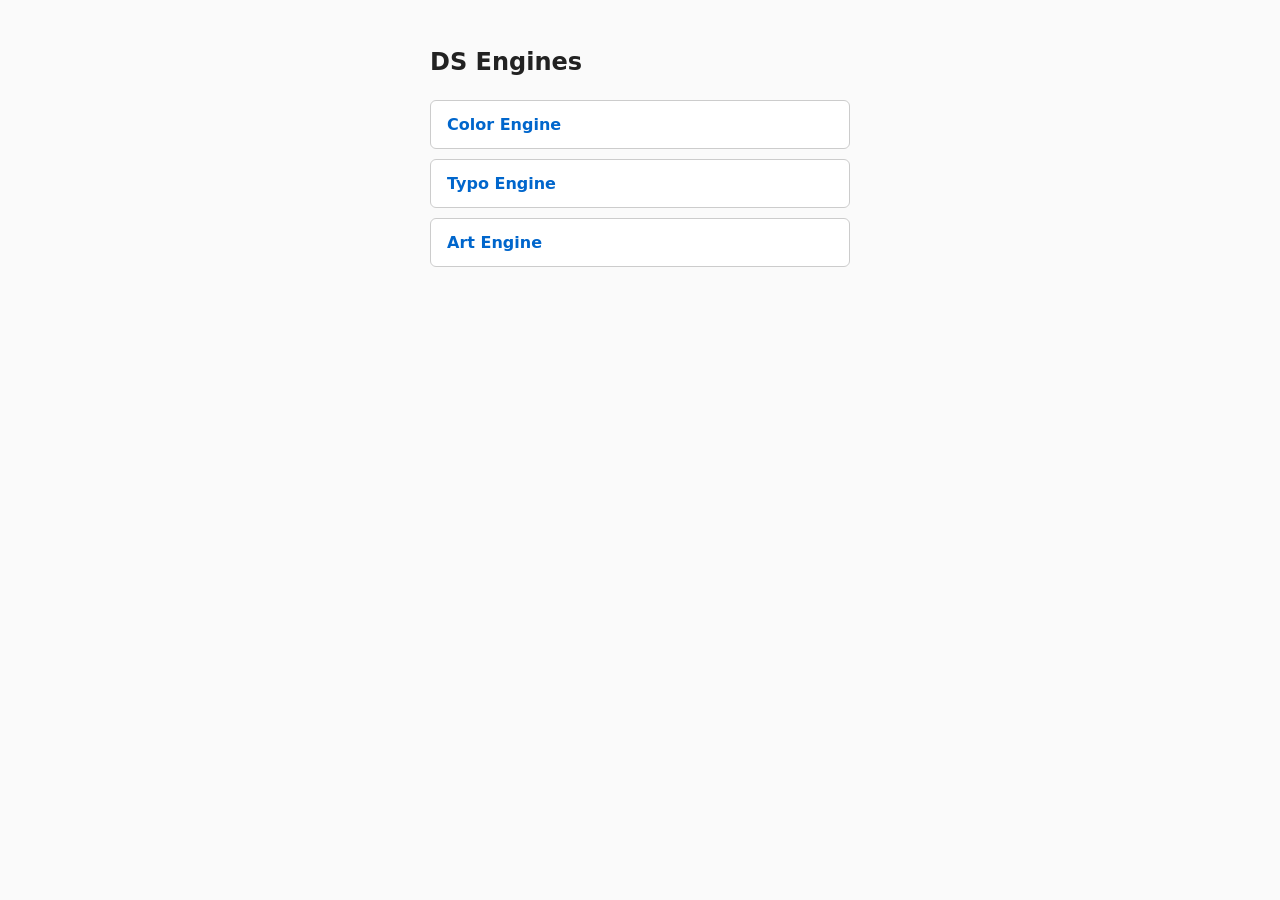
<file: index.html>
<!DOCTYPE html>
<html lang="cs">
  <head>
    <meta charset="UTF-8" />
    <meta name="viewport" content="width=device-width, initial-scale=1.0" />
    <title>DS Engines</title>
    <style>
      body {
        margin: 0;
        font-family: system-ui, sans-serif;
        padding: 48px 24px;
        background: #fafafa;
        color: #222;
      }
      main {
        max-width: 420px;
        margin: 0 auto;
      }
      h1 {
        font-size: 1.5rem;
        font-weight: 600;
        margin: 0 0 24px;
      }
      ul {
        list-style: none;
        padding: 0;
        margin: 0;
        display: grid;
        gap: 10px;
      }
      a {
        display: block;
        padding: 14px 16px;
        border: 1px solid #ccc;
        border-radius: 6px;
        background: #fff;
        color: #0066cc;
        text-decoration: none;
        font-weight: 600;
      }
      a:hover {
        border-color: #0066cc;
        background: #f5f9ff;
      }
    </style>
  </head>
  <body>
    <main>
      <h1>DS Engines</h1>
      <ul>
        <li><a href="color-engine/app/">Color Engine</a></li>
        <li><a href="typo-engine/app/">Typo Engine</a></li>
        <li><a href="art-engine/app/">Art Engine</a></li>
      </ul>
    </main>
  </body>
</html>
</file>
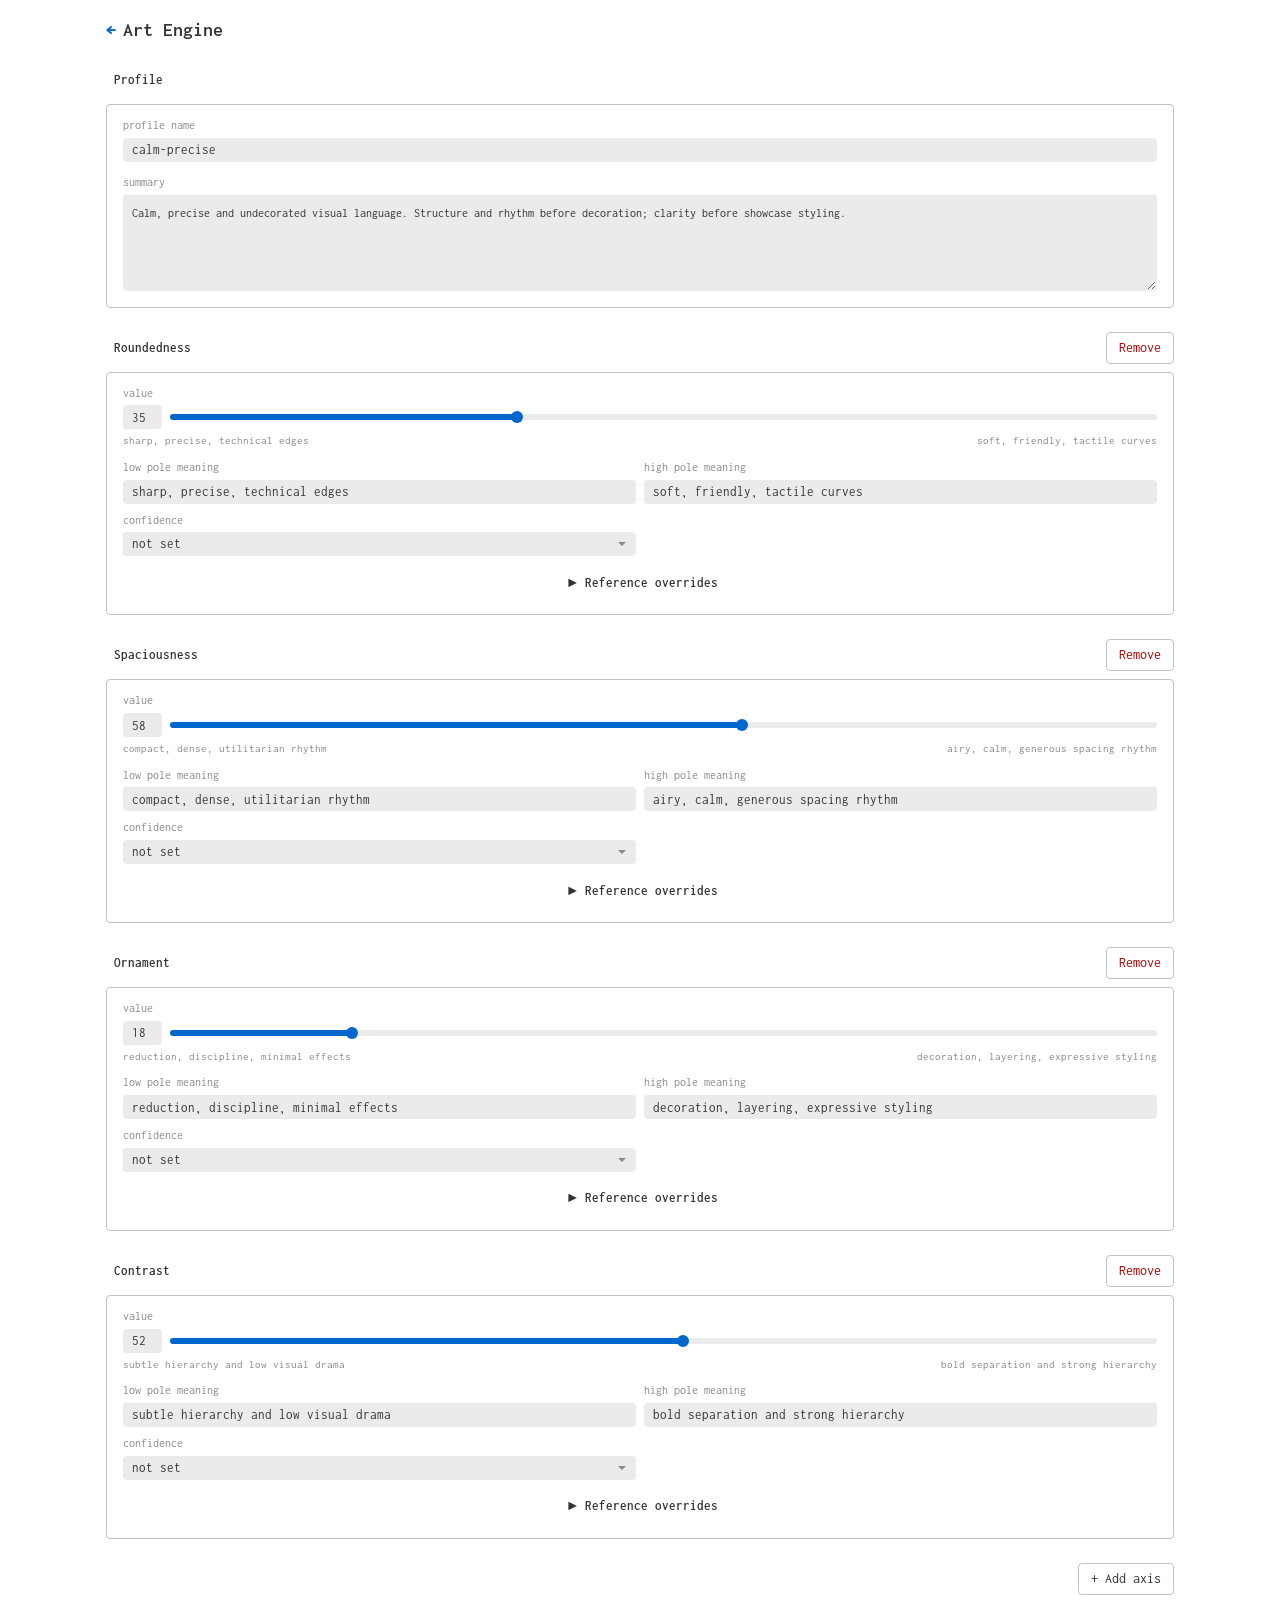
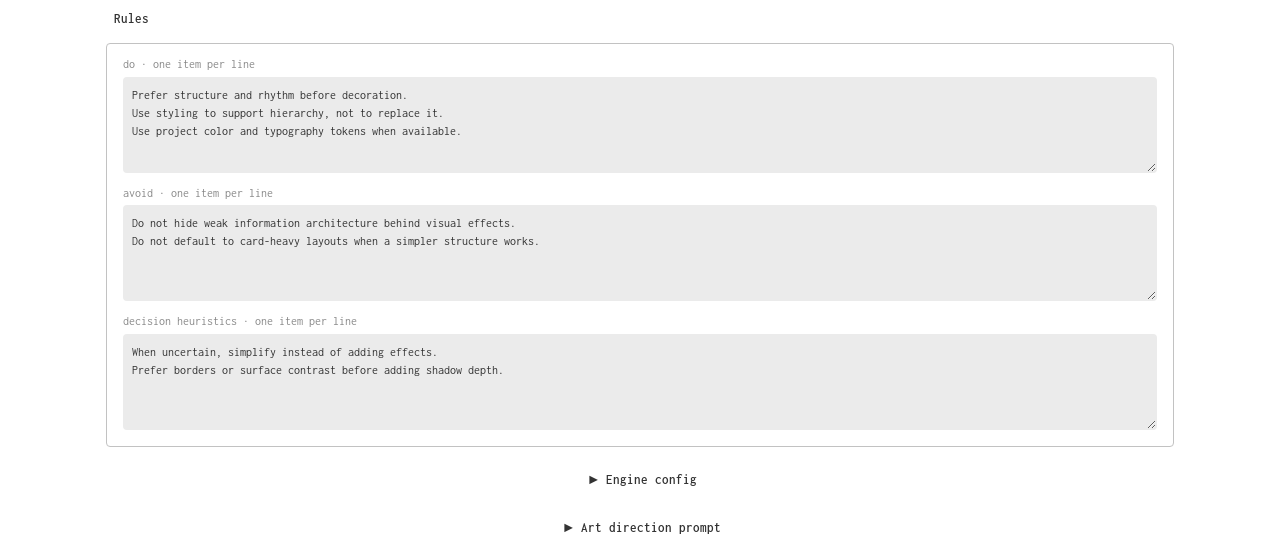
<file: art-engine/app/index.html>
<!DOCTYPE html>
<html lang="cs">
  <head>
    <meta charset="UTF-8" />
    <meta name="viewport" content="width=device-width, initial-scale=1.0" />
    <title>Art Engine</title>
    <link rel="preconnect" href="https://fonts.googleapis.com" />
    <link rel="preconnect" href="https://fonts.gstatic.com" crossorigin />
    <link
      href="https://fonts.googleapis.com/css2?family=Inconsolata:wght@400;500;600;700&display=swap"
      rel="stylesheet"
    />
    <link rel="stylesheet" href="engine-ui.css" />
  </head>
  <body>
    <div class="app" id="app"></div>
    <script type="module" src="app.js"></script>
  </body>
</html>
</file>
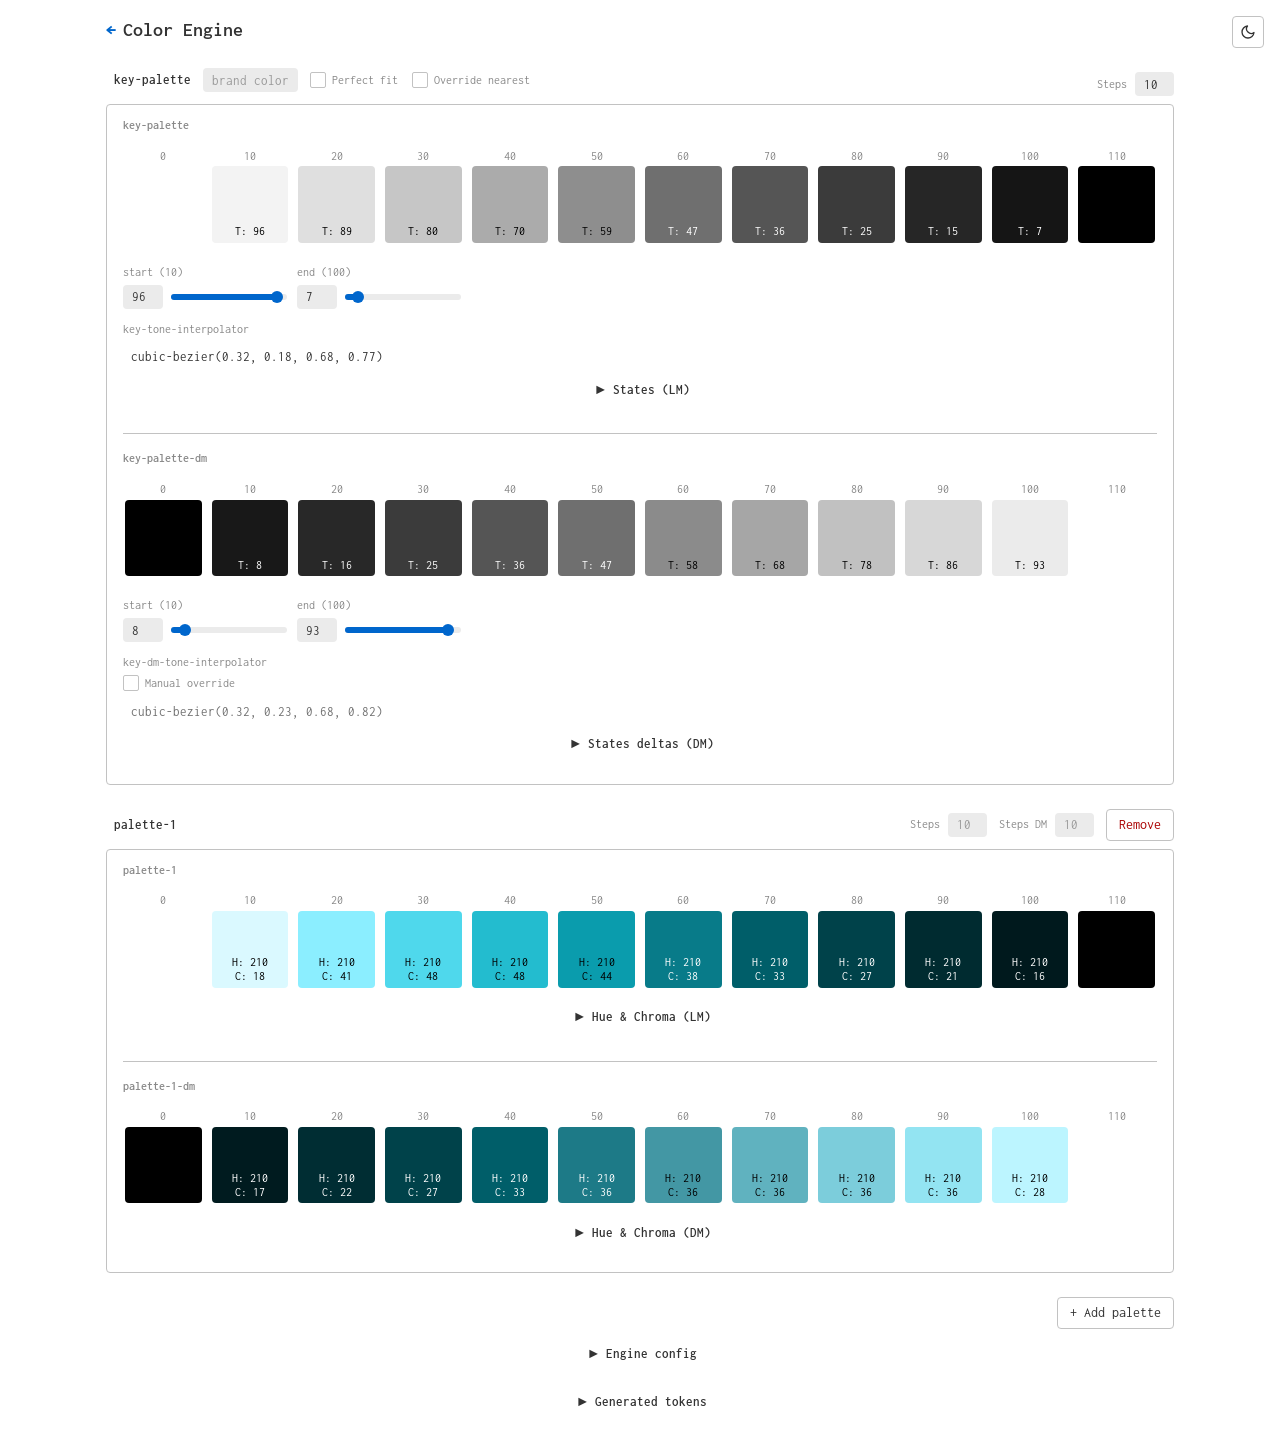
<file: color-engine/app/index.html>
<!DOCTYPE html>
<html lang="cs">
  <head>
    <meta charset="UTF-8" />
    <meta name="viewport" content="width=device-width, initial-scale=1.0" />
    <title>Color Engine</title>
    <link rel="preconnect" href="https://fonts.googleapis.com" />
    <link rel="preconnect" href="https://fonts.gstatic.com" crossorigin />
    <link
      href="https://fonts.googleapis.com/css2?family=Inconsolata:wght@400;500;600;700&display=swap"
      rel="stylesheet"
    />
    <link rel="stylesheet" href="engine-ui.css" />
  </head>
  <body>
    <div class="app" id="app"></div>
    <script type="module" src="app.js"></script>
  </body>
</html>
</file>
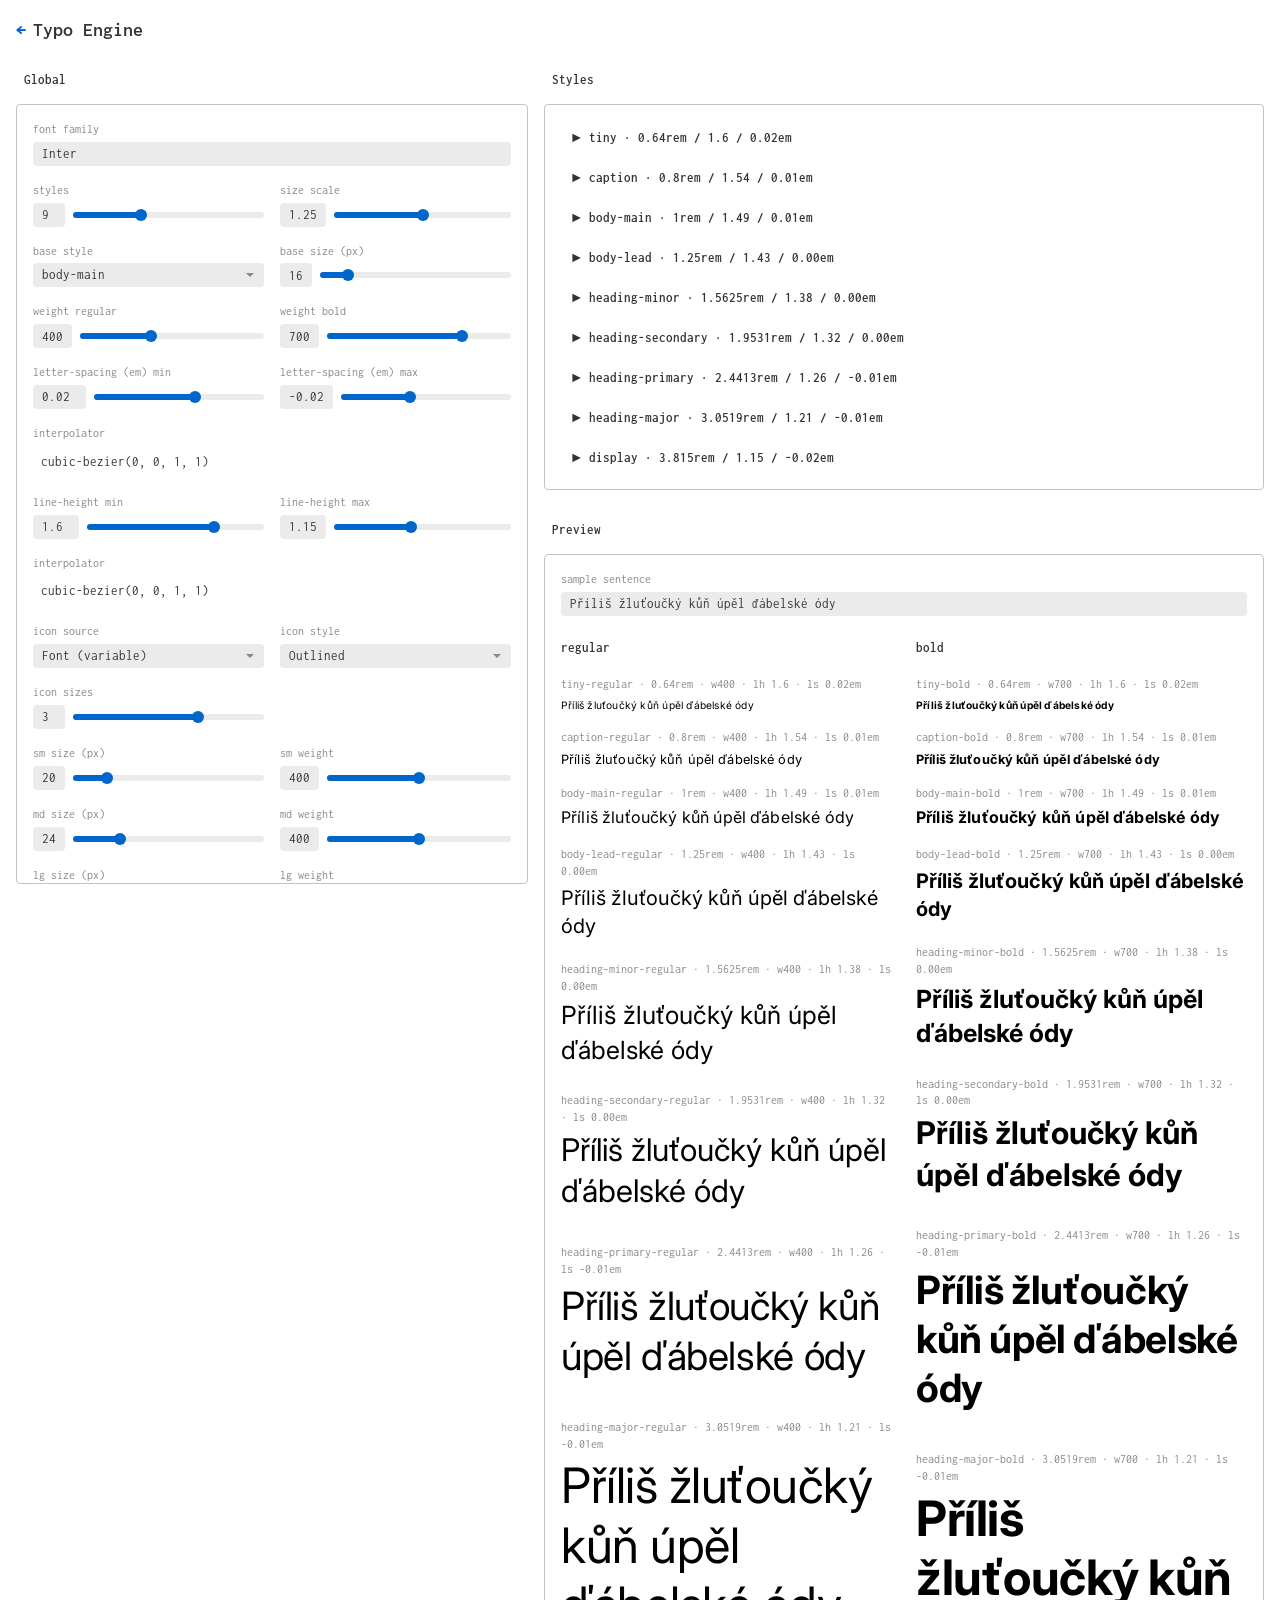
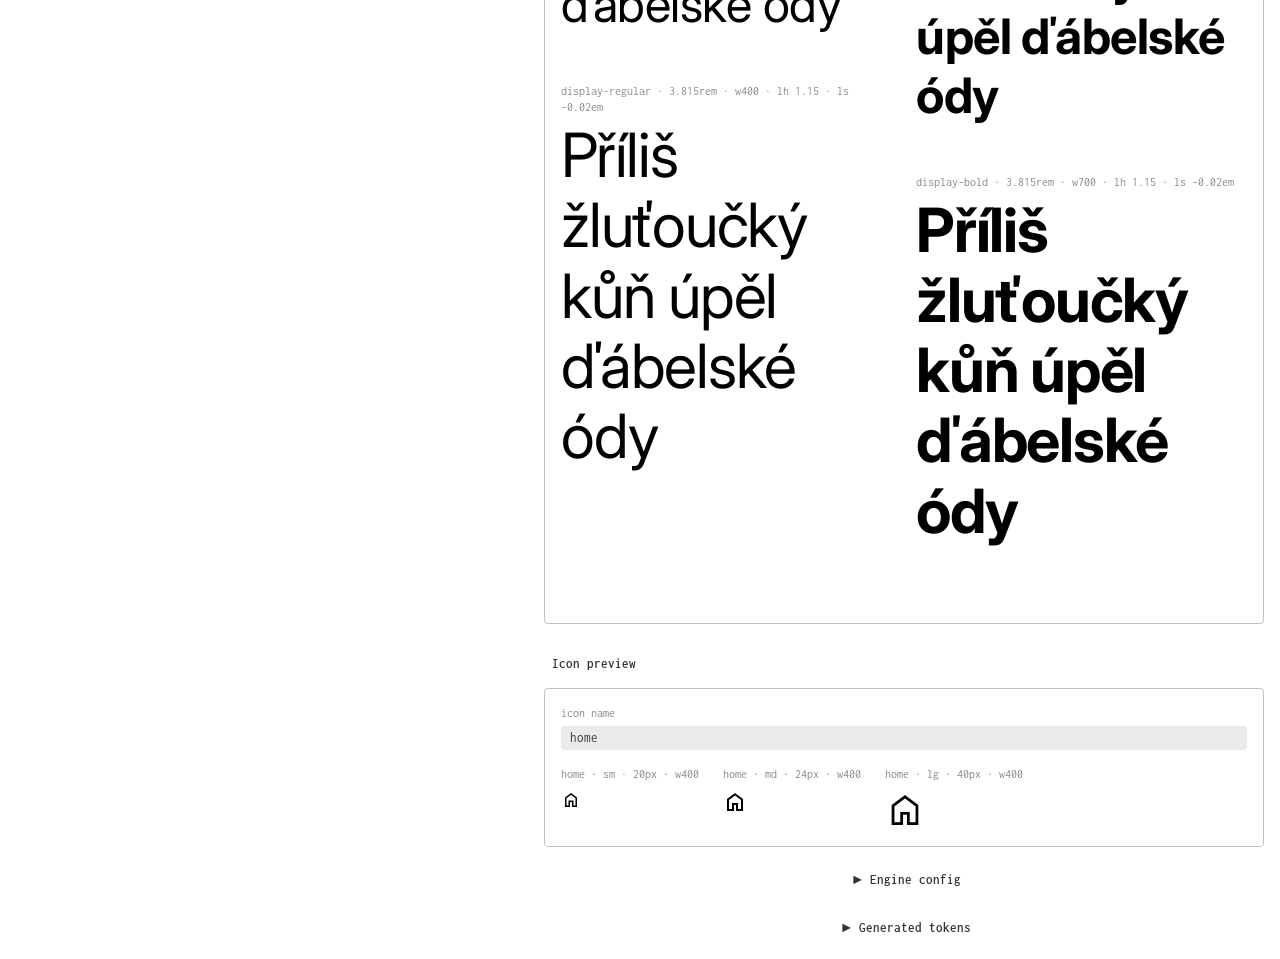
<file: typo-engine/app/index.html>
<!DOCTYPE html>
<html lang="cs">
  <head>
    <meta charset="UTF-8" />
    <meta name="viewport" content="width=device-width, initial-scale=1.0" />
    <title>Typo Engine</title>
    <link rel="preconnect" href="https://fonts.googleapis.com" />
    <link rel="preconnect" href="https://fonts.gstatic.com" crossorigin />
    <link
      href="https://fonts.googleapis.com/css2?family=Inconsolata:wght@400;500;600;700&display=swap"
      rel="stylesheet"
    />
    <link id="typo-font-link" rel="stylesheet" href="" />
    <link id="typo-icon-font-link" rel="stylesheet" href="" />
    <link rel="stylesheet" href="engine-ui.css" />
  </head>
  <body>
    <div class="app" id="app"></div>
    <script type="module" src="app.js"></script>
  </body>
</html>
</file>
<file: art-engine/app/engine-ui.css>
*,
*::before,
*::after {
  box-sizing: border-box;
}

:root {
  /* Match color-engine light chrome */
  --ui-fg: #333333;
  --ui-fg-muted: #898989;
  --ui-border: #c2c2c2;
  --ui-disabled-fg: #999999;
  --ui-hover-bg: #e7e7e7;
  --ui-raised-bg: #efefef;
  --ui-control-bg: #ebebeb;
  --ui-control-border-hover: #9d9d9d;
  --ui-control-h: 24px;
  --ui-control-px: 8px;
  --ui-input-bg-invalid: #f5e0e0;
  --ui-accent: #0066cc;
  --ui-danger: #aa0000;
  --ui-surface-bg: #ffffff;
  --ui-font: 'Inconsolata', ui-monospace, monospace;
  --ui-select-arrow: url("data:image/svg+xml,%3Csvg xmlns='http://www.w3.org/2000/svg' width='10' height='6' viewBox='0 0 10 6'%3E%3Cpath fill='%23898989' stroke='none' d='M1 1l4 4 4-4'/%3E%3C/svg%3E");
  --ui-select-arrow-disabled: url("data:image/svg+xml,%3Csvg xmlns='http://www.w3.org/2000/svg' width='10' height='6' viewBox='0 0 10 6'%3E%3Cpath fill='%23999999' stroke='none' d='M1 1l4 4 4-4'/%3E%3C/svg%3E");
}

body {
  margin: 0;
  font-family: var(--ui-font);
  font-size: 14px;
  line-height: 1.4;
  color: var(--ui-fg);
  background: var(--ui-surface-bg);
}

.app {
  max-width: 1100px;
  margin: 0 auto;
  padding: 16px;
  --stack-gap: 16px;
}

header {
  margin-bottom: 20px;
}

header h1 {
  margin: 0;
  font-size: 1.25rem;
  font-weight: 600;
  color: var(--ui-fg);
}

.app-title-back {
  margin-right: 0.35em;
  color: var(--ui-accent);
  text-decoration: none;
  font-weight: 600;
}

.app-title-back:hover {
  text-decoration: none;
}

fieldset {
  margin: 0;
  padding: 12px 16px 16px;
  border: 1px solid var(--ui-border);
  border-radius: 4px;
  background: var(--ui-surface-bg);
  color: var(--ui-fg);
}

.palette-fieldset-wrap:not(.palette-add-wrap) + .palette-fieldset-wrap:not(.palette-add-wrap) {
  margin-top: 24px;
}

.palette-fieldset-header {
  display: flex;
  align-items: flex-end;
  justify-content: space-between;
  gap: 12px;
  margin-bottom: 8px;
  padding: 0;
}

.palette-fieldset-title {
  flex: 1;
  min-width: 0;
  margin: 0;
}

.palette-fieldset-wrap fieldset {
  margin-bottom: 0;
}

.axis-fieldset {
  display: grid;
  gap: 10px;
}

.controls {
  display: grid;
  gap: 12px;
}

.control-group {
  display: flex;
  flex-direction: column;
  gap: 4px;
  min-width: 0;
}

.control-group label {
  font-size: 12px;
  color: var(--ui-fg-muted);
}

.ui-control {
  height: var(--ui-control-h);
  min-height: var(--ui-control-h);
  max-height: var(--ui-control-h);
  margin: 0;
  padding: 0 var(--ui-control-px);
  border: 1px solid transparent;
  border-radius: 4px;
  box-sizing: border-box;
  font-family: var(--ui-font);
  font-size: 13px;
  font-weight: 400;
  font-style: normal;
  line-height: calc(var(--ui-control-h) - 2px);
  color: var(--ui-fg);
  background-color: var(--ui-control-bg);
  vertical-align: middle;
}

.ui-control:hover {
  border-color: var(--ui-control-border-hover);
}

.ui-control:focus,
.ui-control:active {
  outline: none;
  border-color: var(--ui-accent);
}

.ui-control--block {
  width: 100%;
}

.ui-control--hug {
  width: calc(var(--hug-ch, 3) * 1ch + 2 * var(--ui-control-px) + 2px);
  min-width: calc(var(--hug-ch, 3) * 1ch + 2 * var(--ui-control-px) + 2px);
  flex: 0 0 auto;
}

.ui-control--select {
  width: 100%;
  padding-right: 24px;
  appearance: none;
  background-image: var(--ui-select-arrow);
  background-repeat: no-repeat;
  background-position: right 8px center;
  background-size: 10px 6px;
}

.ui-control--multiline {
  width: 100%;
  height: auto;
  min-height: 96px;
  max-height: none;
  padding: 8px;
  font-size: 12px;
  line-height: 1.5;
  resize: vertical;
}

button {
  font-family: var(--ui-font);
  font-size: 13px;
  height: var(--ui-control-h);
  min-height: var(--ui-control-h);
  padding: 0 var(--ui-control-px);
  border: 1px solid transparent;
  border-radius: 4px;
  background-color: var(--ui-control-bg);
  color: var(--ui-fg);
  cursor: pointer;
  box-sizing: border-box;
  line-height: 1;
}

button:hover {
  border-color: var(--ui-control-border-hover);
}

button:focus,
button:active {
  outline: none;
  border-color: var(--ui-accent);
}

button.danger {
  color: var(--ui-danger);
}

.palette-header-action {
  display: inline-flex;
  align-items: center;
  justify-content: center;
  white-space: nowrap;
  flex-shrink: 0;
  margin: 0;
}

.custom-palette-remove {
  flex-shrink: 0;
  margin: 0;
}

.palette-header-actions {
  display: inline-flex;
  align-items: center;
  gap: 12px;
  flex-shrink: 0;
}

.palette-add-wrap {
  margin-top: 24px;
  margin-bottom: 8px;
}

.palette-add-wrap .palette-fieldset-header {
  margin-bottom: 0;
}

button.ui-btn {
  display: inline-flex;
  align-items: center;
  justify-content: center;
  height: 32px;
  min-height: 32px;
  max-height: none;
  padding: 0 12px;
  border: 1px solid var(--ui-border);
  border-radius: 4px;
  background: var(--ui-surface-bg);
  background-color: var(--ui-surface-bg);
  font-family: var(--ui-font);
  font-size: 14px;
  font-weight: 400;
  line-height: 1;
  color: var(--ui-fg);
  cursor: pointer;
  white-space: nowrap;
  box-sizing: border-box;
}

button.ui-btn:hover {
  background: var(--ui-hover-bg);
  border-color: var(--ui-border);
  color: var(--ui-fg);
}

button.ui-btn:focus,
button.ui-btn:active {
  outline: none;
  background: var(--ui-hover-bg);
  border-color: var(--ui-border);
  color: var(--ui-fg);
}

button.ui-btn.danger {
  color: var(--ui-danger);
}

button.ui-btn.danger:hover,
button.ui-btn.danger:focus,
button.ui-btn.danger:active {
  color: var(--ui-danger);
}

.ui-ghost {
  box-sizing: border-box;
  margin: 0;
  height: 32px;
  min-height: 32px;
  max-height: 32px;
  padding: 0 16px;
  border: none;
  border-radius: 4px;
  background: none;
  background-color: transparent;
  font-family: var(--ui-font);
  font-size: 13px;
  font-weight: 400;
  font-style: normal;
  line-height: 32px;
  color: var(--ui-fg);
  -webkit-appearance: none;
  appearance: none;
}

.ui-ghost:hover {
  color: var(--ui-accent);
  background: var(--ui-hover-bg);
  border: none;
}

.ui-ghost:focus,
.ui-ghost:active {
  outline: none;
  color: var(--ui-accent);
  background: var(--ui-hover-bg);
  border: none;
}

input.ui-ghost {
  display: block;
  width: 100%;
  padding: 0 8px;
  cursor: text;
}

button.ui-ghost {
  display: inline-flex;
  align-items: center;
  justify-content: center;
  padding: 0 16px;
  font-family: var(--ui-font);
  font-weight: 600;
  line-height: 1;
  cursor: pointer;
  background: none;
  background-color: transparent;
  border: none;
}

button.ui-ghost:hover,
button.ui-ghost:focus,
button.ui-ghost:active {
  color: var(--ui-accent);
  background: var(--ui-hover-bg);
  border: none;
}

button.ui-ghost.collapse-panel-toggle {
  width: 100%;
}

input.ui-ghost.palette-name-input {
  padding: 0 8px;
}

.palette-name-text,
.palette-name-input {
  font-size: 13px;
  font-weight: 600;
  color: var(--ui-fg);
}

.palette-name-text {
  display: inline-flex;
  align-items: center;
  box-sizing: border-box;
  height: 32px;
  min-height: 32px;
  padding: 0 8px;
  font-family: var(--ui-font);
  border-radius: 4px;
}

.palette-name-input {
  width: 100%;
}

.collapse-panel {
  margin: 0;
  margin-top: var(--stack-gap, 16px);
}

.collapse-panel-toggle {
  justify-content: center;
  gap: 6px;
  width: 100%;
  margin: 0 0 8px;
  text-align: center;
  cursor: pointer;
}

.collapse-panel.is-collapsed > .collapse-panel-toggle {
  margin-bottom: 0;
}

.collapse-panel-chevron {
  display: inline-flex;
  align-items: center;
  justify-content: center;
  width: 16px;
  font-size: 15px;
  line-height: 1;
  transition: transform 0.15s ease;
}

.collapse-panel.is-collapsed .collapse-panel-chevron {
  transform: rotate(-90deg);
}

.collapse-panel.is-collapsed .collapse-panel-body {
  display: none;
}

.config-actions {
  display: flex;
  flex-wrap: wrap;
  gap: 8px;
  margin-top: 8px;
}

.axis-poles {
  display: flex;
  justify-content: space-between;
  gap: 12px;
  margin-top: -6px;
  font-size: 11px;
  color: var(--ui-fg-muted);
}

.axis-poles span {
  max-width: 48%;
  overflow-wrap: anywhere;
}

.axis-poles span:last-child {
  text-align: right;
}

.axis-fields {
  display: grid;
  grid-template-columns: minmax(0, 1fr) minmax(0, 1fr);
  gap: 8px;
}

.axis-snippet-panel {
  min-width: 0;
}

button.ui-ghost.axis-snippet-toggle {
  justify-content: center;
  width: 100%;
  gap: 6px;
  margin: 0 0 8px;
  text-align: center;
}

.axis-snippet-panel.is-collapsed .collapse-panel-chevron {
  transform: rotate(-90deg);
}

.axis-snippet-panel.is-collapsed .axis-snippet-toggle {
  margin-bottom: 0;
}

.axis-snippet-panel.is-collapsed .axis-snippet-body {
  display: none;
}

.axis-snippet-body {
  display: grid;
  gap: 12px;
}

.axis-snippet-item {
  display: grid;
  gap: 8px;
}

.axis-snippet-code {
  min-height: 140px;
  font-family: var(--ui-font);
}

.axis-snippet-actions {
  display: flex;
  flex-wrap: wrap;
  gap: 8px;
}

.axis-snippet-add,
.axis-snippet-remove {
  justify-self: start;
}

.axis-snippet-remove {
  color: var(--ui-danger);
}

.slider-control-row {
  display: flex;
  align-items: center;
  gap: 8px;
  width: 100%;
}

.chroma-slider-wrap {
  position: relative;
  flex: 1 1 auto;
  min-width: 0;
  display: flex;
  align-items: center;
  min-height: 12px;
}

.slider-track {
  position: absolute;
  inset: 50% 0 auto;
  z-index: 0;
  height: 6px;
  border-radius: 3px;
  background: var(--ui-control-bg);
  transform: translateY(-50%);
  pointer-events: none;
}

.slider-track-fill {
  width: 0;
  height: 100%;
  border-radius: 3px;
  background: var(--ui-accent);
}

input[type='range'] {
  appearance: none;
  position: relative;
  z-index: 1;
  width: 100%;
  height: 12px;
  margin: 0;
  padding: 0;
  border: 0;
  background: transparent;
  touch-action: none;
  cursor: pointer;
}

input[type='range']::-webkit-slider-runnable-track {
  height: 6px;
  background: transparent;
}

input[type='range']::-webkit-slider-thumb {
  appearance: none;
  width: 12px;
  height: 12px;
  margin-top: -3px;
  border: 0;
  border-radius: 50%;
  background: var(--ui-accent);
}

input[type='range']::-moz-range-track {
  height: 6px;
  background: transparent;
}

input[type='range']::-moz-range-thumb {
  width: 12px;
  height: 12px;
  border: 0;
  border-radius: 50%;
  background: var(--ui-accent);
}

.code-output {
  margin: 0;
  padding: 12px;
  background: var(--ui-raised-bg);
  border: 1px solid var(--ui-border);
  border-radius: 4px;
  font-family: var(--ui-font);
  font-size: 12px;
  line-height: 1.5;
  overflow-x: auto;
  white-space: pre;
  color: var(--ui-fg);
}

.config-import-label {
  display: block;
  margin-top: 8px;
  margin-bottom: 8px;
  font-size: 12px;
  font-weight: 600;
  color: var(--ui-fg-muted);
}

.config-apply-btn {
  margin-top: 8px;
}

.config-status {
  min-height: 18px;
  margin-top: 8px;
  font-size: 12px;
  color: var(--ui-fg-muted);
}

.config-status.is-error {
  color: var(--ui-danger);
}

@media (max-width: 600px) {
  .app {
    padding: 12px;
  }

  .axis-fields {
    grid-template-columns: 1fr;
  }
}
</file>
<file: color-engine/app/engine-ui.css>
*,
*::before,
*::after {
  box-sizing: border-box;
}

:root {
  --ui-fg: #333333;
  --ui-fg-muted: #555555;
  --ui-border: #cccccc;
  --ui-disabled-fg: #666666;
  --ui-hover-bg: #f5f5f5;
  --ui-raised-bg: #f8f8f8;
  --ui-control-bg: #e8e8e8;
  --ui-control-border-hover: #999999;
  --ui-control-h: 24px;
  --ui-control-px: 8px;
  /* Fixed px so Chrome number inputs don’t get a wider intrinsic min-width */
  --ui-number-w: 40px;
  --ui-input-bg-invalid: #fff5f5;
  --ui-accent: #0066cc;
  --ui-danger: #aa0000;
  --ui-surface-bg: #ffffff;
  --ui-font: 'Inconsolata', ui-monospace, monospace;
  --ui-select-arrow: url("data:image/svg+xml,%3Csvg xmlns='http://www.w3.org/2000/svg' width='10' height='6' viewBox='0 0 10 6'%3E%3Cpath fill='%23555' stroke='none' d='M1 1l4 4 4-4'/%3E%3C/svg%3E");
  --ui-select-arrow-disabled: url("data:image/svg+xml,%3Csvg xmlns='http://www.w3.org/2000/svg' width='10' height='6' viewBox='0 0 10 6'%3E%3Cpath fill='%23666' stroke='none' d='M1 1l4 4 4-4'/%3E%3C/svg%3E");
}

body {
  margin: 0;
  font-family: var(--ui-font);
  font-size: 14px;
  line-height: 1.4;
  color: var(--ui-fg);
  background: var(--ui-surface-bg);
}

.dark-mode-toggle {
  position: fixed;
  top: 16px;
  right: 16px;
  z-index: 100;
  width: 32px;
  padding: 0;
}

.dark-mode-toggle-icon {
  display: block;
  width: 16px;
  height: 16px;
  flex-shrink: 0;
}

.app {
  max-width: 1100px;
  margin: 0 auto;
  padding: 16px;
}

header {
  margin-bottom: 20px;
}

header h1 {
  margin: 0;
  font-size: 1.25rem;
  font-weight: 600;
  color: var(--ui-fg);
}

.app-title-back {
  margin-right: 0.35em;
  color: var(--ui-accent);
  text-decoration: none;
  font-weight: 600;
}

.app-title-back:hover {
  text-decoration: none;
}

fieldset {
  border: 1px solid var(--ui-border);
  border-radius: 4px;
  margin: 0 0 16px;
  padding: 12px 16px 16px;
  background: var(--ui-surface-bg);
  color: var(--ui-fg);
}

legend {
  font-weight: 600;
  padding: 0 4px;
}

.swatch-row {
  --swatch-gap: 6px;
  display: flex;
  flex-wrap: wrap;
  gap: var(--swatch-gap);
  width: 100%;
  overflow: visible;
  /* No extra horizontal inset — fieldset already provides 16px */
  padding: 6px 0 10px;
}

.swatch-wrap {
  /* Match key cell width; min 72px so rows wrap on narrow viewports */
  --swatch-cell: calc(
    (100% - (var(--swatch-cols, 12) - 1) * var(--swatch-gap)) / var(--swatch-cols, 12)
  );
  display: flex;
  flex-direction: column;
  align-items: stretch;
  gap: 3px;
  box-sizing: border-box;
  flex: 0 1 var(--swatch-cell);
  width: var(--swatch-cell);
  max-width: var(--swatch-cell);
  min-width: 72px;
  padding: 3px 2px;
}

.swatch-name {
  font-size: 12px;
  color: var(--ui-fg-muted);
  text-align: center;
  line-height: 1.2;
  width: 100%;
}

.swatch {
  position: relative;
  width: 100%;
  aspect-ratio: 1;
  min-height: 36px;
  border-radius: 4px;
  display: flex;
  flex-direction: column;
  align-items: center;
  justify-content: flex-end;
  cursor: default;
  overflow: visible;
  /* Fallback when contrast-color() is unavailable (JS may set inline color). */
  color: #000;
}

@supports (color: contrast-color(red)) {
  .swatch {
    color: contrast-color(var(--swatch-bg, #888888));
  }
}

.swatch-editable {
  cursor: pointer;
}

.swatch-editable:hover,
.swatch-editable:focus-visible {
  box-shadow: 0 0 0 2px var(--ui-accent);
  outline: none;
}

.swatch-value {
  padding: 4px 1px;
  width: 100%;
  font-size: 12px;
  text-align: center;
  line-height: 1.2;
  white-space: pre-line;
  word-break: break-word;
  text-shadow: none;
  color: inherit;
}

.controls {
  display: grid;
  gap: 12px;
}

.control-row {
  display: grid;
  grid-template-columns: repeat(auto-fill, minmax(140px, 1fr));
  gap: 10px;
  align-items: end;
}

.control-group {
  display: flex;
  flex-direction: column;
  gap: 4px;
}

.control-group label {
  font-size: 12px;
  color: var(--ui-fg-muted);
}

.control-group.steps-control {
  flex-direction: row;
  align-items: center;
  gap: 8px;
}

.control-group.steps-control label {
  margin: 0;
  white-space: nowrap;
}

/* Steps / includeSteps: hug content, min 3 monospace characters */
.ui-control--hug {
  width: auto;
  min-width: calc(3ch + 2 * var(--ui-control-px) + 2px);
  max-width: none;
  flex: 0 0 auto;
  text-align: left;
  -webkit-appearance: none;
  appearance: none;
}

.ui-control--hug::placeholder {
  color: var(--ui-disabled-fg);
  opacity: 1;
}

/* Brand hex: fixed width for placeholder + #rrggbb */
.ui-control--brand-hex {
  width: calc(11ch + 2 * var(--ui-control-px) + 2px);
  min-width: calc(11ch + 2 * var(--ui-control-px) + 2px);
  max-width: calc(11ch + 2 * var(--ui-control-px) + 2px);
  flex: 0 0 auto;
  text-align: left;
  -webkit-appearance: none;
  appearance: none;
}

.ui-control--brand-hex::placeholder {
  color: var(--ui-disabled-fg);
  opacity: 1;
}

.brand-color-control {
  flex-wrap: wrap;
}

.brand-perfect-fit {
  margin: 0;
  white-space: nowrap;
}

.brand-mode-toggles {
  display: flex;
  flex-wrap: wrap;
  align-items: center;
  gap: 8px 14px;
}

.brand-override-nearest {
  margin: 0;
  white-space: nowrap;
}

.color-override-controls {
  display: flex;
  flex-direction: column;
  gap: 8px;
}

.color-override-fields {
  display: flex;
  flex-wrap: wrap;
  align-items: flex-end;
  gap: 8px;
}

.color-override-fields[hidden] {
  display: none;
}

.interp-point--override {
  opacity: 1;
}

.slider-control.is-disabled {
  opacity: 0.55;
  pointer-events: none;
}

.slider-control.is-disabled .ui-control,
.slider-control.is-disabled input[type='range'] {
  color: var(--ui-disabled-fg);
  cursor: not-allowed;
}

.ui-control:disabled {
  color: var(--ui-disabled-fg);
  cursor: not-allowed;
  opacity: 0.85;
}

/*
 * Master control surface — every text/number/select/textarea uses this.
 * Do not use font: inherit (parents can leak weight/alignment).
 */
.ui-control {
  height: var(--ui-control-h);
  min-height: var(--ui-control-h);
  max-height: var(--ui-control-h);
  padding: 0 var(--ui-control-px);
  border: 1px solid transparent;
  border-radius: 4px;
  box-sizing: border-box;
  margin: 0;
  font-family: var(--ui-font);
  font-size: 13px;
  font-weight: 400;
  font-style: normal;
  line-height: calc(var(--ui-control-h) - 2px);
  color: var(--ui-fg);
  background-color: var(--ui-control-bg);
  vertical-align: middle;
}

.ui-control:hover {
  border-color: var(--ui-control-border-hover);
}

.ui-control:focus,
.ui-control:active {
  outline: none;
  border-color: var(--ui-accent);
}

.ui-control--number {
  width: var(--ui-number-w);
  min-width: var(--ui-number-w);
  max-width: var(--ui-number-w);
  flex: 0 0 var(--ui-number-w);
  text-align: left;
  -webkit-appearance: none;
  appearance: none;
}

.ui-control--block {
  width: 100%;
}

/*
 * Ghost master — cubic-bezier input is the reference.
 * Inputs: block + line-height = height (flex does not center text in <input>).
 * Buttons: flex + centered label/chevron.
 */
.ui-ghost {
  box-sizing: border-box;
  margin: 0;
  height: 32px;
  min-height: 32px;
  max-height: 32px;
  padding: 0 16px;
  border: none;
  border-radius: 4px;
  background: none;
  background-color: transparent;
  font-family: var(--ui-font);
  font-size: 13px;
  font-weight: 400;
  font-style: normal;
  line-height: 32px;
  color: var(--ui-fg);
  -webkit-appearance: none;
  appearance: none;
}

.ui-ghost:hover {
  color: var(--ui-accent);
  background: var(--ui-hover-bg);
  border: none;
}

.ui-ghost:focus,
.ui-ghost:active {
  outline: none;
  color: var(--ui-accent);
  background: var(--ui-hover-bg);
  border: none;
}

input.ui-ghost {
  display: block;
  width: 100%;
  padding: 0 8px;
  cursor: text;
}

button.ui-ghost {
  display: inline-flex;
  align-items: center;
  justify-content: center;
  padding: 0 16px;
  font-family: var(--ui-font);
  font-weight: 600;
  line-height: 1;
  cursor: pointer;
}

.ui-ghost--block,
button.ui-ghost.param-settings-toggle,
button.ui-ghost.collapse-panel-toggle {
  width: 100%;
}

.ui-ghost.invalid {
  color: var(--ui-danger);
  background: var(--ui-input-bg-invalid);
}

.ui-ghost:disabled {
  opacity: 0.7;
  cursor: not-allowed;
}

.ui-control--select {
  width: 100%;
  appearance: none;
  -webkit-appearance: none;
  -moz-appearance: none;
  padding-right: 24px;
  background-image: var(--ui-select-arrow);
  background-repeat: no-repeat;
  background-position: right 8px center;
  background-size: 10px 6px;
  cursor: pointer;
}

.ui-control--select:disabled {
  color: var(--ui-disabled-fg);
  cursor: default;
  background-image: var(--ui-select-arrow-disabled);
}

.checkbox-row .ui-control--select-hue-arc {
  position: absolute;
  right: 0;
  top: 50%;
  transform: translateY(-50%);
  flex: none;
  width: auto;
  height: var(--ui-control-h);
  min-height: var(--ui-control-h);
  max-height: var(--ui-control-h);
  margin: 0;
  z-index: 1;
}

.checkbox-row--with-hue-arc {
  position: relative;
  padding-right: calc(var(--hue-arc-w, 9.5rem) + 6px);
}

.ui-control--multiline {
  width: 100%;
  height: auto;
  min-height: 120px;
  max-height: none;
  padding: 8px;
  font-family: var(--ui-font);
  font-size: 12px;
  line-height: 1.5;
  resize: vertical;
}

input[type='range'] {
  -webkit-appearance: none;
  appearance: none;
  width: 100%;
  height: 12px;
  margin: 0;
  padding: 0;
  border: none;
  background: transparent;
  touch-action: none;
  cursor: pointer;
}

input[type='range']::-webkit-slider-runnable-track {
  height: 6px;
  border: none;
  border-radius: 3px;
  background: transparent;
}

input[type='range']::-webkit-slider-thumb {
  -webkit-appearance: none;
  appearance: none;
  width: 12px;
  height: 12px;
  margin-top: -3px;
  border: none;
  border-radius: 50%;
  background: var(--ui-accent);
  cursor: pointer;
}

input[type='range']::-moz-range-track {
  height: 6px;
  border: none;
  border-radius: 3px;
  background: transparent;
}

input[type='range']::-moz-range-progress {
  height: 6px;
  border: none;
  border-radius: 3px;
  background: transparent;
}

input[type='range']::-moz-range-thumb {
  width: 12px;
  height: 12px;
  border: none;
  border-radius: 50%;
  background: var(--ui-accent);
  cursor: pointer;
}

input[type='range']:focus {
  outline: none;
}

input[type='range']:focus-visible::-webkit-slider-thumb {
  box-shadow: 0 0 0 2px var(--ui-accent);
}

input[type='range']:focus-visible::-moz-range-thumb {
  box-shadow: 0 0 0 2px var(--ui-accent);
}

.slider-control-row {
  display: flex;
  align-items: center;
  gap: 8px;
  width: 100%;
}

.chroma-slider-wrap {
  position: relative;
  flex: 1 1 auto;
  min-width: 0;
  display: flex;
  align-items: center;
  min-height: 12px;
}

.slider-track {
  position: absolute;
  left: 0;
  right: 0;
  top: 50%;
  z-index: 0;
  height: 6px;
  border-radius: 3px;
  background: var(--ui-control-bg);
  transform: translateY(-50%);
  pointer-events: none;
}

.slider-track-fill {
  height: 100%;
  border-radius: 3px;
  background: var(--ui-accent);
  width: 0;
}

.chroma-slider-wrap input[type='range'] {
  position: relative;
  z-index: 1;
}

.chroma-slider-max {
  position: absolute;
  top: 50%;
  z-index: 2;
  width: 2px;
  height: 12px;
  margin-left: -1px;
  transform: translateY(-50%);
  background: var(--ui-fg);
  opacity: 0.75;
  pointer-events: none;
  border-radius: 1px;
}

.control-group--step {
  flex: 0 0 auto;
  width: 72px;
  max-width: 72px;
}

.control-group--step select {
  width: 100%;
}

.control-group--select {
  flex: 1 1 140px;
  min-width: 120px;
}

.control-group--select select {
  width: 100%;
}

.control-group input[type='color'] {
  width: 100%;
  height: var(--ui-control-h);
  padding: 2px;
  border: 1px solid transparent;
  border-radius: 4px;
  cursor: pointer;
  background-color: var(--ui-control-bg);
}

.control-group input[type='color']:hover {
  border-color: var(--ui-control-border-hover);
}

.control-group input[type='color']:focus,
.control-group input[type='color']:active {
  outline: none;
  border-color: var(--ui-accent);
}

.checkbox-row {
  display: flex;
  align-items: center;
  gap: 6px;
  font-size: 13px;
  color: var(--ui-fg);
}

.checkbox-row input[type='checkbox'] {
  appearance: none;
  -webkit-appearance: none;
  width: 16px;
  height: 16px;
  margin: 0;
  border: 1px solid var(--ui-border);
  border-radius: 2px;
  background: transparent;
  vertical-align: middle;
  flex-shrink: 0;
  cursor: pointer;
}

.checkbox-row input[type='checkbox']:checked {
  border-color: var(--ui-accent);
  background-color: var(--ui-accent);
  background-image: url("data:image/svg+xml,%3Csvg xmlns='http://www.w3.org/2000/svg' width='12' height='12' viewBox='0 0 12 12'%3E%3Cpath fill='none' stroke='%23ffffff' stroke-width='2' d='M2 6l3 3 5-5'/%3E%3C/svg%3E");
  background-repeat: no-repeat;
  background-position: center;
  background-size: 12px 12px;
}

.checkbox-row input[type='checkbox']:focus-visible {
  outline: none;
  box-shadow: 0 0 0 2px var(--ui-accent);
}

.checkbox-row input[type='checkbox']:disabled {
  opacity: 0.7;
  cursor: not-allowed;
}

.swatch-interactive {
  cursor: pointer;
}

.param-settings-toggle {
  justify-content: center;
  gap: 6px;
  width: 100%;
  margin: 0 0 8px;
  text-align: center;
  cursor: pointer;
}

.param-settings-chevron,
.collapse-panel-chevron {
  display: inline-flex;
  align-items: center;
  justify-content: center;
  width: 16px;
  font-size: 15px;
  line-height: 1;
  transition: transform 0.15s ease;
}

.param-settings-group.is-collapsed .param-settings-chevron {
  transform: rotate(-90deg);
}

.param-settings-group.is-collapsed .param-settings-body {
  display: none;
}

.param-settings-body {
  display: flex;
  flex-direction: column;
  gap: 24px;
}

.param-settings-body.states-delta-body {
  gap: 8px;
}

.param-section {
  margin: 0;
}

.param-section-title {
  margin: 0 0 8px;
  font-size: 13px;
  font-weight: 600;
  color: var(--ui-fg);
}

.param-section-header {
  display: flex;
  flex-wrap: wrap;
  align-items: center;
  justify-content: flex-start;
  gap: 12px;
  margin-bottom: 8px;
}

.param-section-header .param-section-title {
  margin: 0;
}

.interp-points {
  display: flex;
  flex-direction: column;
  gap: 8px;
  margin-bottom: 8px;
}

.interp-add-row {
  display: flex;
  justify-content: flex-start;
  margin-top: 4px;
}

.interp-segment-wrap {
  display: flex;
  align-items: center;
  padding: 4px 0;
}

.interp-segment {
  border: 1px dashed var(--ui-border);
  border-radius: 4px;
  padding: 8px;
  width: 100%;
}

.interp-point {
  display: grid;
  grid-template-columns: 72px minmax(0, 1fr);
  gap: 8px;
  align-items: end;
}

.interp-point-fields {
  display: contents;
}

.interp-point--with-remove {
  grid-template-columns: 72px minmax(0, 1fr) 24px;
}

.interp-point--with-remove .interp-point-fields > .control-group:first-child {
  grid-column: 1;
}

.interp-point--with-remove .interp-point-fields > .control-group:last-child {
  grid-column: 2;
}

.interp-point--with-remove .interp-point-action {
  grid-column: 3;
}

.interp-point-fields > .control-group.slider-control {
  min-width: 0;
}

.interp-point .control-group label {
  min-height: 16px;
}

.interp-point-action {
  display: flex;
  align-items: center;
  justify-content: center;
  flex-shrink: 0;
  height: var(--ui-control-h);
}

.interp-point-remove {
  width: var(--ui-control-h);
  height: var(--ui-control-h);
  min-height: var(--ui-control-h);
  padding: 0;
  line-height: 1;
  font-size: 16px;
  display: flex;
  align-items: center;
  justify-content: center;
}

.interp-segment-title {
  font-size: 12px;
  color: var(--ui-fg-muted);
  margin-bottom: 6px;
}

button {
  font-family: var(--ui-font);
  font-size: 13px;
  height: var(--ui-control-h);
  min-height: var(--ui-control-h);
  padding: 0 var(--ui-control-px);
  border: 1px solid transparent;
  border-radius: 4px;
  background-color: var(--ui-control-bg);
  color: var(--ui-fg);
  cursor: pointer;
  box-sizing: border-box;
  line-height: 1;
}

button:hover {
  border-color: var(--ui-control-border-hover);
}

button:focus,
button:active {
  outline: none;
  border-color: var(--ui-accent);
}

button.danger {
  color: var(--ui-danger);
}

/* Classic outline buttons (Add / Remove palette, dark-mode toggle, …) */
button.ui-btn {
  display: inline-flex;
  align-items: center;
  justify-content: center;
  height: 32px;
  min-height: 32px;
  max-height: none;
  padding: 0 12px;
  border: 1px solid var(--ui-border);
  border-radius: 4px;
  background: var(--ui-surface-bg);
  background-color: var(--ui-surface-bg);
  font-family: var(--ui-font);
  font-size: 14px;
  font-weight: 400;
  line-height: 1;
  color: var(--ui-fg);
  cursor: pointer;
  white-space: nowrap;
  box-sizing: border-box;
}

button.ui-btn:hover {
  background: var(--ui-hover-bg);
  border-color: var(--ui-border);
  color: var(--ui-fg);
}

button.ui-btn:focus,
button.ui-btn:active {
  outline: none;
  background: var(--ui-hover-bg);
  border-color: var(--ui-border);
  color: var(--ui-fg);
}

button.ui-btn.danger {
  color: var(--ui-danger);
}

button.ui-btn.danger:hover,
button.ui-btn.danger:focus,
button.ui-btn.danger:active {
  color: var(--ui-danger);
  background: var(--ui-hover-bg);
  border-color: var(--ui-border);
}

.bezier-input {
  position: relative;
  display: block;
  width: 100%;
}

.bezier-input .ui-ghost--block {
  width: 100%;
  padding-right: 36px;
}

.bezier-graph-btn {
  position: absolute;
  top: 50%;
  right: 4px;
  z-index: 1;
  display: inline-flex;
  align-items: center;
  justify-content: center;
  width: 24px;
  height: 24px;
  margin: 0;
  padding: 0;
  border: none;
  border-radius: 4px;
  background: transparent;
  color: var(--ui-fg-muted);
  transform: translateY(-50%);
  opacity: 0;
  pointer-events: none;
  cursor: pointer;
}

.bezier-input:hover .bezier-graph-btn,
.bezier-input:focus-within .bezier-graph-btn {
  opacity: 1;
  pointer-events: auto;
}

.bezier-input.is-disabled .bezier-graph-btn {
  display: none;
}

.bezier-graph-btn:hover,
.bezier-graph-btn:focus-visible {
  color: var(--ui-accent);
  background: var(--ui-hover-bg);
  outline: none;
}

.bezier-graph-btn svg {
  display: block;
}

.easing-editor-panel {
  position: fixed;
  z-index: 200;
  width: max-content;
  min-width: 288px;
  padding: 16px;
  border: 1px solid var(--ui-border);
  border-radius: 4px;
  background: var(--ui-surface-bg);
  color: var(--ui-fg);
  box-shadow: 0 8px 24px color-mix(in srgb, var(--ui-fg) 18%, transparent);
  cursor: grab;
}

.hct-picker-panel {
  position: fixed;
  z-index: 200;
  width: 288px;
  padding: 16px;
  border: 1px solid var(--ui-border);
  border-radius: 4px;
  background: var(--ui-surface-bg);
  color: var(--ui-fg);
  box-shadow: 0 8px 24px color-mix(in srgb, var(--ui-fg) 18%, transparent);
  cursor: grab;
  display: flex;
  flex-direction: column;
  gap: 12px;
}

.hct-picker-panel.is-dragging {
  user-select: none;
  cursor: grabbing;
}

.hct-picker-header {
  display: flex;
  align-items: center;
  justify-content: space-between;
  gap: 8px;
  margin: -4px -4px 0;
  padding: 4px;
}

.hct-picker-title {
  font-size: 13px;
  font-weight: 600;
  color: var(--ui-fg);
}

.hct-picker-panel input,
.hct-picker-panel .chroma-slider-wrap {
  cursor: auto;
}

.hct-picker-preview-row {
  display: flex;
  align-items: center;
  gap: 8px;
}

.hct-picker-preview {
  width: var(--ui-control-h);
  height: var(--ui-control-h);
  border-radius: 4px;
  border: 1px solid var(--ui-border);
  flex-shrink: 0;
}

.hct-picker-hex {
  flex: 1 1 auto;
  min-width: 0;
  font-family: var(--ui-font);
  text-transform: lowercase;
}

.hct-picker-channel {
  display: flex;
  flex-direction: column;
  gap: 4px;
}

.hct-picker-channel-top {
  display: flex;
  align-items: center;
  justify-content: space-between;
  gap: 8px;
}

.hct-picker-channel-top label {
  font-size: 12px;
  color: var(--ui-fg-muted);
}

.hct-picker-channel-top .ui-control--number {
  width: 64px;
  text-align: right;
}

.hct-picker-slider-wrap {
  width: 100%;
}

.easing-editor-panel.is-dragging {
  user-select: none;
  cursor: grabbing;
}

.easing-editor-header {
  display: flex;
  align-items: center;
  justify-content: space-between;
  gap: 8px;
  margin: -4px -4px 12px;
  padding: 4px;
}

.easing-editor-panel button {
  cursor: pointer;
}

.easing-editor-panel input {
  cursor: text;
}

.easing-editor-panel .easing-editor-handle {
  cursor: grab;
}

.easing-editor-panel .easing-editor-handle:active {
  cursor: grabbing;
}

.easing-editor-presets {
  display: flex;
  flex-wrap: nowrap;
  gap: 8px;
  min-width: 0;
  flex: 1 1 auto;
}

.easing-preset-btn {
  flex-shrink: 0;
  white-space: nowrap;
}

button.ui-btn.easing-editor-close {
  width: 32px;
  padding: 0;
  flex-shrink: 0;
}

.easing-editor-close-icon {
  display: block;
  width: 16px;
  height: 16px;
  flex-shrink: 0;
}

.easing-preset-btn.is-active {
  border-color: var(--ui-accent);
  color: var(--ui-accent);
  background: var(--ui-hover-bg);
}

.easing-editor-canvas-wrap {
  display: block;
  width: 100%;
  margin-bottom: 12px;
}

.easing-editor-svg {
  display: block;
  width: 100%;
  height: auto;
  aspect-ratio: 1;
  background: var(--ui-raised-bg);
  border: 1px solid var(--ui-border);
  border-radius: 4px;
  touch-action: none;
  user-select: none;
  cursor: default;
}

.easing-editor-grid line {
  stroke: var(--ui-border);
  stroke-width: 1;
}

.easing-editor-diag {
  stroke: var(--ui-fg-muted);
  stroke-width: 1;
  stroke-dasharray: 3 3;
  opacity: 0.5;
}

.easing-editor-handle-line {
  stroke: var(--ui-accent);
  stroke-width: 1;
  opacity: 0.55;
}

.easing-editor-curve {
  fill: none;
  stroke: var(--ui-accent);
  stroke-width: 2;
  stroke-linecap: round;
  stroke-linejoin: round;
}

.easing-editor-endpoint {
  fill: var(--ui-fg-muted);
}

.easing-editor-handle {
  fill: var(--ui-surface-bg);
  stroke: var(--ui-accent);
  stroke-width: 2;
}

.bezier-input--plain .ui-ghost--block {
  padding-right: var(--ui-control-px);
}

.mode-label {
  font-size: 12px;
  font-weight: 600;
  color: var(--ui-fg-muted);
  margin: 0 0 6px;
}

.palette-mode-segment + .palette-mode-segment {
  border-top: 1px solid var(--ui-border);
  margin-top: 20px;
  padding-top: 16px;
}

.palette-fieldset-wrap {
  margin-bottom: 0;
}

.palette-fieldset-wrap:not(.palette-add-wrap) + .palette-fieldset-wrap:not(.palette-add-wrap) {
  margin-top: 24px;
}

.palette-fieldset-header {
  display: flex;
  align-items: flex-end;
  justify-content: space-between;
  gap: 12px;
  margin-bottom: 8px;
  /* Title + actions bleed to segment edges; inner padding lives on controls */
  padding: 0;
}

.palette-fieldset-header .steps-control {
  flex-shrink: 1;
  min-width: 0;
}

.palette-fieldset-title {
  flex: 1;
  min-width: 0;
  margin: 0;
}

.key-palette-title-row {
  display: flex;
  flex-wrap: wrap;
  align-items: center;
  gap: 12px;
  min-width: 0;
}

.key-palette-title-row .brand-color-control {
  flex-shrink: 0;
  gap: 12px;
}

.palette-name-text,
.palette-name-input {
  font-size: 13px;
  font-weight: 600;
  color: var(--ui-fg);
}

.palette-name-text {
  display: inline-flex;
  align-items: center;
  box-sizing: border-box;
  height: 32px;
  min-height: 32px;
  padding: 0 8px;
  font-family: var(--ui-font);
  border-radius: 4px;
}

.key-palette-title-row .palette-name-text {
  padding-right: 0;
}

.palette-name-input {
  width: 100%;
}

/* Same inner padding as input.ui-ghost; bg still reaches segment edge (header padding-left: 0) */
input.ui-ghost.palette-name-input {
  padding: 0 8px;
}

.palette-fieldset-wrap fieldset {
  margin-bottom: 0;
}

.custom-palette-remove {
  flex-shrink: 0;
  margin: 0;
}

.palette-header-actions {
  display: inline-flex;
  align-items: center;
  gap: 12px;
  flex-shrink: 0;
}

.palette-header-action {
  display: inline-flex;
  align-items: center;
  justify-content: center;
  white-space: nowrap;
  flex-shrink: 0;
  margin: 0;
}

.palette-add-wrap {
  margin-top: 24px;
  margin-bottom: 8px;
}

.palette-add-wrap .palette-fieldset-header {
  margin-bottom: 0;
}

.key-palette-controls {
  margin-top: 8px;
}

.collapse-panel {
  margin-top: 8px;
}

.collapse-panel-toggle {
  justify-content: center;
  gap: 6px;
  width: 100%;
  margin: 0 0 8px;
  text-align: center;
  cursor: pointer;
}

.collapse-panel.is-collapsed .collapse-panel-chevron {
  transform: rotate(-90deg);
}

.collapse-panel.is-collapsed .collapse-panel-body {
  display: none;
}

.code-output {
  margin: 0;
  padding: 12px;
  background: var(--ui-raised-bg);
  border: 1px solid var(--ui-border);
  border-radius: 4px;
  font-family: var(--ui-font);
  font-size: 12px;
  line-height: 1.5;
  overflow-x: auto;
  white-space: pre;
  color: var(--ui-fg);
}

.config-actions {
  display: flex;
  flex-wrap: wrap;
  gap: 8px;
  margin-top: 8px;
}

.config-import-label {
  display: block;
  margin-top: 8px;
  margin-bottom: 8px;
  font-size: 12px;
  font-weight: 600;
  color: var(--ui-fg-muted);
}

.config-apply-btn {
  margin-top: 8px;
}

.config-status {
  min-height: 18px;
  margin-top: 8px;
  font-size: 12px;
  color: var(--ui-fg-muted);
}

.config-status.is-error {
  color: var(--ui-danger);
}

@media (max-width: 600px) {
  .app {
    padding: 12px;
  }

  .swatch-row {
    --swatch-gap: 4px;
  }

  .swatch {
    min-height: 32px;
  }

  .swatch-name,
  .swatch-value {
    font-size: 12px;
  }

  .control-row {
    grid-template-columns: 1fr;
  }

  .interp-point {
    grid-template-columns: 72px minmax(0, 1fr);
  }

  .interp-point--with-remove {
    grid-template-columns: 72px minmax(0, 1fr) 24px;
  }

  .interp-point--with-remove .interp-point-fields {
    display: contents;
  }

  .interp-point--with-remove .interp-point-fields > .control-group {
    grid-column: auto;
  }

  .interp-point--with-remove .interp-point-fields > .control-group:first-child {
    grid-column: 1;
  }

  .interp-point--with-remove .interp-point-fields > .control-group:last-child {
    grid-column: 2;
  }

  .interp-point--with-remove .interp-point-action {
    grid-column: 3;
    width: 24px;
    align-self: end;
    margin-top: 0;
    height: var(--ui-control-h);
    padding: 0;
  }

  .interp-point--with-remove .interp-point-remove {
    width: var(--ui-control-h);
    height: var(--ui-control-h);
  }

  .control-group--step {
    width: 64px;
    max-width: 64px;
  }
}
</file>
<file: typo-engine/app/engine-ui.css>
*,
*::before,
*::after {
  box-sizing: border-box;
}

:root {
  /* Match color-engine light chrome */
  --ui-fg: #333333;
  --ui-fg-muted: #898989;
  --ui-border: #c2c2c2;
  --ui-disabled-fg: #999999;
  --ui-hover-bg: #e7e7e7;
  --ui-raised-bg: #efefef;
  --ui-control-bg: #ebebeb;
  --ui-control-border-hover: #9d9d9d;
  --ui-control-h: 24px;
  --ui-control-px: 8px;
  --ui-input-bg-invalid: #f5e0e0;
  --ui-accent: #0066cc;
  --ui-danger: #aa0000;
  --ui-surface-bg: #ffffff;
  --ui-font: 'Inconsolata', ui-monospace, monospace;
  --ui-select-arrow: url("data:image/svg+xml,%3Csvg xmlns='http://www.w3.org/2000/svg' width='10' height='6' viewBox='0 0 10 6'%3E%3Cpath fill='%23898989' stroke='none' d='M1 1l4 4 4-4'/%3E%3C/svg%3E");
  --ui-select-arrow-disabled: url("data:image/svg+xml,%3Csvg xmlns='http://www.w3.org/2000/svg' width='10' height='6' viewBox='0 0 10 6'%3E%3Cpath fill='%23999999' stroke='none' d='M1 1l4 4 4-4'/%3E%3C/svg%3E");
}

body {
  margin: 0;
  font-family: var(--ui-font);
  font-size: 14px;
  line-height: 1.4;
  color: var(--ui-fg);
  background: var(--ui-surface-bg);
}

.app {
  max-width: none;
  margin: 0;
  padding: 16px;
  box-sizing: border-box;
}

.app-shell {
  display: flex;
  flex-wrap: nowrap;
  gap: 16px;
  align-items: start;
  /* h1 inherits body line-height 1.4 — match Styles to Global */
  --app-title-block: calc(1.25rem * 1.4 + 20px);
}

.app-sidebar {
  flex: 1 1 0;
  min-width: 0;
  max-width: 512px;
  width: auto;
  position: sticky;
  top: 16px;
  height: calc(100vh - 32px);
  max-height: calc(100vh - 32px);
  display: flex;
  flex-direction: column;
  box-sizing: border-box;
  overflow: hidden;
}

.app-sidebar-header {
  flex-shrink: 0;
  margin: 0 0 20px;
}

.app-sidebar-header h1 {
  margin: 0;
  font-size: 1.25rem;
  font-weight: 600;
  color: var(--ui-fg);
}

.app-title-back {
  margin-right: 0.35em;
  color: var(--ui-accent);
  text-decoration: none;
  font-weight: 600;
}

.app-title-back:hover {
  text-decoration: none;
}

.app-sidebar-body {
  flex: 1 1 auto;
  min-height: 0;
  display: flex;
  flex-direction: column;
  overflow: hidden;
}

.app-sidebar-body .palette-fieldset-wrap {
  flex: 1 1 auto;
  min-height: 0;
  height: 100%;
  display: flex;
  flex-direction: column;
}

.app-sidebar-body .palette-fieldset-header {
  flex-shrink: 0;
}

/* Box fills height; controls stay top-aligned (no stretched gaps). */
.app-sidebar-body .palette-fieldset-wrap fieldset {
  flex: 1 1 auto;
  min-height: 0;
  margin-bottom: 0;
  overflow: auto;
}

.app-sidebar-body .controls--global {
  flex: none;
}

.app-main {
  flex: 1 1 0;
  min-width: 0;
  /* Match left title block so Styles aligns with Global */
  padding-top: var(--app-title-block);
  box-sizing: border-box;
  /* Same as .app padding — used for content→toggle, toggle↔toggle, toggle→bottom */
  --stack-gap: 16px;
}

.app-main > .palette-fieldset-wrap {
  min-width: 0;
}

.app-main > .palette-fieldset-wrap fieldset {
  min-width: 0;
}

.app-main > .palette-fieldset-wrap:last-of-type fieldset {
  margin-bottom: 0;
}

@media (max-width: 1024px) {
  .app-shell {
    flex-wrap: wrap;
  }

  .app-sidebar {
    flex: 1 1 100%;
    max-width: none;
    width: 100%;
    position: static;
    height: auto;
    max-height: none;
    overflow: visible;
  }

  .app-sidebar-body,
  .app-sidebar-body .palette-fieldset-wrap,
  .app-sidebar-body .palette-fieldset-wrap fieldset,
  .app-sidebar-body .controls--global {
    height: auto;
    min-height: 0;
    overflow: visible;
    flex: none;
    display: block;
  }

  .app-main {
    flex: 1 1 100%;
    width: 100%;
    min-width: 0;
    padding-top: 0;
  }
}

fieldset {
  border: 1px solid var(--ui-border);
  border-radius: 4px;
  margin: 0 0 16px;
  padding: 16px;
  background: var(--ui-surface-bg);
  color: var(--ui-fg);
}

.palette-fieldset-wrap {
  margin-bottom: 0;
}

.palette-fieldset-wrap + .palette-fieldset-wrap {
  margin-top: 24px;
}

.palette-fieldset-header {
  display: flex;
  align-items: flex-end;
  justify-content: space-between;
  gap: 12px;
  margin-bottom: 8px;
  padding: 0;
}

.palette-fieldset-title {
  flex: 1;
  min-width: 0;
  margin: 0;
}

.palette-name-text {
  display: inline-flex;
  align-items: center;
  box-sizing: border-box;
  height: 32px;
  min-height: 32px;
  padding: 0 8px;
  font-family: var(--ui-font);
  font-size: 13px;
  font-weight: 600;
  color: var(--ui-fg);
  border-radius: 4px;
}

.palette-fieldset-wrap fieldset {
  margin-bottom: 0;
}

.controls {
  display: grid;
  gap: 12px;
}

.control-row {
  display: grid;
  grid-template-columns: repeat(auto-fill, minmax(140px, 1fr));
  gap: 10px;
  align-items: end;
}

/* Global: pairs half/half; column gap matches panel padding (16px). */
.controls--global {
  gap: 16px;
}

.controls--global .control-row {
  grid-template-columns: repeat(2, minmax(0, 1fr));
  gap: 16px;
}

.controls--global .control-row--full {
  grid-template-columns: minmax(0, 1fr);
}

.controls--global .control-group--bezier {
  grid-column: auto;
}

.slider-control-row {
  display: flex;
  align-items: center;
  gap: 8px;
  width: 100%;
}

.chroma-slider-wrap {
  position: relative;
  flex: 1 1 auto;
  min-width: 0;
  display: flex;
  align-items: center;
  min-height: 12px;
}

.slider-track {
  position: absolute;
  left: 0;
  right: 0;
  top: 50%;
  z-index: 0;
  height: 6px;
  border-radius: 3px;
  background: var(--ui-control-bg);
  transform: translateY(-50%);
  pointer-events: none;
}

.slider-track-fill {
  height: 100%;
  border-radius: 3px;
  background: var(--ui-accent);
  width: 0;
}

.chroma-slider-wrap input[type='range'] {
  position: relative;
  z-index: 1;
}

input[type='range'] {
  -webkit-appearance: none;
  appearance: none;
  width: 100%;
  height: 12px;
  margin: 0;
  padding: 0;
  border: none;
  background: transparent;
  touch-action: none;
  cursor: pointer;
}

input[type='range']::-webkit-slider-runnable-track {
  height: 6px;
  border: none;
  border-radius: 3px;
  background: transparent;
}

input[type='range']::-webkit-slider-thumb {
  -webkit-appearance: none;
  appearance: none;
  width: 12px;
  height: 12px;
  margin-top: -3px;
  border: none;
  border-radius: 50%;
  background: var(--ui-accent);
  cursor: pointer;
}

input[type='range']::-moz-range-track {
  height: 6px;
  border: none;
  border-radius: 3px;
  background: transparent;
}

input[type='range']::-moz-range-progress {
  height: 6px;
  border: none;
  border-radius: 3px;
  background: transparent;
}

input[type='range']::-moz-range-thumb {
  width: 12px;
  height: 12px;
  border: none;
  border-radius: 50%;
  background: var(--ui-accent);
  cursor: pointer;
}

input[type='range']:focus {
  outline: none;
}

input[type='range']:focus-visible::-webkit-slider-thumb {
  box-shadow: 0 0 0 2px var(--ui-accent);
}

input[type='range']:focus-visible::-moz-range-thumb {
  box-shadow: 0 0 0 2px var(--ui-accent);
}

.control-group {
  display: flex;
  flex-direction: column;
  gap: 4px;
}

.control-group label {
  font-size: 12px;
  color: var(--ui-fg-muted);
}

.font-fallback-status {
  font-size: 12px;
  color: var(--ui-fg-muted);
  min-height: 0;
}

.font-fallback-status.is-fallback {
  color: var(--ui-danger);
}

.ui-control {
  height: var(--ui-control-h);
  min-height: var(--ui-control-h);
  max-height: var(--ui-control-h);
  padding: 0 var(--ui-control-px);
  border: 1px solid transparent;
  border-radius: 4px;
  box-sizing: border-box;
  margin: 0;
  font-family: var(--ui-font);
  font-size: 13px;
  font-weight: 400;
  line-height: calc(var(--ui-control-h) - 2px);
  color: var(--ui-fg);
  background-color: var(--ui-control-bg);
}

.ui-control:hover {
  border-color: var(--ui-control-border-hover);
}

.ui-control:focus,
.ui-control:active {
  outline: none;
  border-color: var(--ui-accent);
}

.ui-control--hug {
  width: calc(var(--hug-ch, 3) * 1ch + 2 * var(--ui-control-px) + 2px);
  min-width: calc(var(--hug-ch, 3) * 1ch + 2 * var(--ui-control-px) + 2px);
  max-width: none;
  flex: 0 0 auto;
  text-align: left;
  -webkit-appearance: none;
  appearance: none;
  -moz-appearance: textfield;
}

.ui-control--hug::-webkit-outer-spin-button,
.ui-control--hug::-webkit-inner-spin-button {
  -webkit-appearance: none;
  margin: 0;
}

.ui-control--hug::placeholder {
  color: var(--ui-disabled-fg);
  opacity: 1;
}

.ui-control--block {
  width: 100%;
}

.ui-control--select {
  width: 100%;
  appearance: none;
  -webkit-appearance: none;
  padding-right: 24px;
  background-image: var(--ui-select-arrow);
  background-repeat: no-repeat;
  background-position: right 8px center;
  background-size: 10px 6px;
  cursor: pointer;
}

.ui-control--select:disabled {
  color: var(--ui-disabled-fg);
  cursor: default;
  background-image: var(--ui-select-arrow-disabled);
}

.ui-control::placeholder {
  color: var(--ui-disabled-fg);
  opacity: 1;
}

.ui-control--multiline {
  width: 100%;
  height: auto;
  min-height: 120px;
  max-height: none;
  padding: 8px;
  font-family: var(--ui-font);
  font-size: 12px;
  line-height: 1.5;
  resize: vertical;
}

.ui-control.invalid {
  color: var(--ui-danger);
  background: var(--ui-input-bg-invalid);
}

button {
  font-family: var(--ui-font);
  font-size: 13px;
  height: var(--ui-control-h);
  min-height: var(--ui-control-h);
  padding: 0 var(--ui-control-px);
  border: 1px solid transparent;
  border-radius: 4px;
  background-color: var(--ui-control-bg);
  color: var(--ui-fg);
  cursor: pointer;
  box-sizing: border-box;
  line-height: 1;
}

button:hover {
  border-color: var(--ui-control-border-hover);
}

button:focus,
button:active {
  outline: none;
  border-color: var(--ui-accent);
}

.ui-ghost {
  box-sizing: border-box;
  margin: 0;
  height: 32px;
  min-height: 32px;
  max-height: 32px;
  padding: 0 16px;
  border: none;
  border-radius: 4px;
  background: none;
  background-color: transparent;
  font-family: var(--ui-font);
  font-size: 13px;
  font-weight: 400;
  font-style: normal;
  line-height: 32px;
  color: var(--ui-fg);
  -webkit-appearance: none;
  appearance: none;
}

.ui-ghost:hover {
  color: var(--ui-accent);
  background: var(--ui-hover-bg);
  border: none;
}

.ui-ghost:focus,
.ui-ghost:active {
  outline: none;
  color: var(--ui-accent);
  background: var(--ui-hover-bg);
  border: none;
}

button.ui-ghost {
  display: inline-flex;
  align-items: center;
  justify-content: center;
  padding: 0 16px;
  font-family: var(--ui-font);
  font-weight: 600;
  line-height: 1;
  cursor: pointer;
}

button.ui-ghost.collapse-panel-toggle,
button.ui-ghost.style-panel-toggle {
  width: 100%;
}

button.ui-ghost.style-panel-toggle {
  justify-content: flex-start;
  text-align: left;
  /* Match gap between chevron and label (6px) */
  padding-left: 6px;
  padding-right: 8px;
}

input.ui-ghost {
  display: block;
  width: 100%;
  padding: 0 8px;
  cursor: text;
}

.ui-ghost--block {
  width: 100%;
}

.ui-ghost.invalid {
  color: var(--ui-danger);
  background: var(--ui-input-bg-invalid);
}

.ui-ghost:disabled {
  opacity: 0.7;
  cursor: not-allowed;
}

button.ui-btn {
  display: inline-flex;
  align-items: center;
  justify-content: center;
  height: 32px;
  min-height: 32px;
  max-height: none;
  padding: 0 12px;
  border: 1px solid var(--ui-border);
  border-radius: 4px;
  background: var(--ui-surface-bg);
  background-color: var(--ui-surface-bg);
  font-family: var(--ui-font);
  font-size: 14px;
  font-weight: 400;
  line-height: 1;
  color: var(--ui-fg);
  cursor: pointer;
  white-space: nowrap;
  box-sizing: border-box;
}

button.ui-btn:hover {
  background: var(--ui-hover-bg);
  border-color: var(--ui-border);
  color: var(--ui-fg);
}

button.ui-btn:focus,
button.ui-btn:active {
  outline: none;
  background: var(--ui-hover-bg);
  border-color: var(--ui-border);
  color: var(--ui-fg);
}

button.ui-btn.danger {
  color: var(--ui-danger);
}

button.ui-btn.danger:hover,
button.ui-btn.danger:focus,
button.ui-btn.danger:active {
  color: var(--ui-danger);
  background: var(--ui-hover-bg);
  border-color: var(--ui-border);
}

.control-group--bezier {
  grid-column: span 2;
  min-width: 0;
}

.bezier-input {
  position: relative;
  display: block;
  width: 100%;
}

.bezier-input .ui-ghost--block {
  width: 100%;
  padding-right: 36px;
}

.bezier-graph-btn {
  position: absolute;
  top: 50%;
  right: 4px;
  z-index: 1;
  display: inline-flex;
  align-items: center;
  justify-content: center;
  width: 24px;
  height: 24px;
  margin: 0;
  padding: 0;
  border: none;
  border-radius: 4px;
  background: transparent;
  color: var(--ui-fg-muted);
  transform: translateY(-50%);
  opacity: 0;
  pointer-events: none;
  cursor: pointer;
}

.bezier-input:hover .bezier-graph-btn,
.bezier-input:focus-within .bezier-graph-btn {
  opacity: 1;
  pointer-events: auto;
}

.bezier-input.is-disabled .bezier-graph-btn {
  display: none;
}

.bezier-graph-btn:hover,
.bezier-graph-btn:focus-visible {
  color: var(--ui-accent);
  background: var(--ui-hover-bg);
  outline: none;
}

.bezier-graph-btn svg {
  display: block;
}

.easing-editor-panel {
  position: fixed;
  z-index: 200;
  width: max-content;
  min-width: 288px;
  padding: 16px;
  border: 1px solid var(--ui-border);
  border-radius: 4px;
  background: var(--ui-surface-bg);
  color: var(--ui-fg);
  box-shadow: 0 8px 24px color-mix(in srgb, var(--ui-fg) 18%, transparent);
  cursor: grab;
}

.easing-editor-panel.is-dragging {
  user-select: none;
  cursor: grabbing;
}

.easing-editor-header {
  display: flex;
  align-items: center;
  justify-content: space-between;
  gap: 8px;
  margin: -4px -4px 12px;
  padding: 4px;
}

.easing-editor-panel button {
  cursor: pointer;
}

.easing-editor-panel input {
  cursor: text;
}

.easing-editor-panel .easing-editor-handle {
  cursor: grab;
}

.easing-editor-panel .easing-editor-handle:active {
  cursor: grabbing;
}

.easing-editor-presets {
  display: flex;
  flex-wrap: nowrap;
  gap: 8px;
  min-width: 0;
  flex: 1 1 auto;
}

.easing-preset-btn {
  flex-shrink: 0;
  white-space: nowrap;
}

button.ui-btn.easing-editor-close {
  width: 32px;
  padding: 0;
  flex-shrink: 0;
}

.easing-editor-close-icon {
  display: block;
  width: 16px;
  height: 16px;
  flex-shrink: 0;
}

.easing-preset-btn.is-active {
  border-color: var(--ui-accent);
  color: var(--ui-accent);
  background: var(--ui-hover-bg);
}

.easing-editor-canvas-wrap {
  display: block;
  width: 100%;
  margin-bottom: 12px;
}

.easing-editor-svg {
  display: block;
  width: 100%;
  height: auto;
  aspect-ratio: 1;
  background: var(--ui-raised-bg);
  border: 1px solid var(--ui-border);
  border-radius: 4px;
  touch-action: none;
  user-select: none;
  cursor: default;
}

.easing-editor-grid line {
  stroke: var(--ui-border);
  stroke-width: 1;
}

.easing-editor-diag {
  stroke: var(--ui-fg-muted);
  stroke-width: 1;
  stroke-dasharray: 3 3;
  opacity: 0.5;
}

.easing-editor-handle-line {
  stroke: var(--ui-accent);
  stroke-width: 1;
  opacity: 0.55;
}

.easing-editor-curve {
  fill: none;
  stroke: var(--ui-accent);
  stroke-width: 2;
  stroke-linecap: round;
  stroke-linejoin: round;
}

.easing-editor-endpoint {
  fill: var(--ui-fg-muted);
}

.easing-editor-handle {
  fill: var(--ui-surface-bg);
  stroke: var(--ui-accent);
  stroke-width: 2;
}

.bezier-input--plain .ui-ghost--block {
  padding-right: var(--ui-control-px);
}

.palette-header-action {
  display: inline-flex;
  align-items: center;
  justify-content: center;
  white-space: nowrap;
  flex-shrink: 0;
  margin: 0;
}

.style-list {
  display: grid;
  gap: 0;
}

.style-panel {
  background: transparent;
}

.style-panel-toggle {
  justify-content: flex-start;
  gap: 6px;
  width: 100%;
  margin: 0;
  text-align: left;
  cursor: pointer;
}

.style-panel + .style-panel .style-panel-toggle {
  margin-top: 8px;
}

.style-panel.is-collapsed .collapse-panel-chevron {
  transform: rotate(-90deg);
}

.style-panel.is-collapsed .style-panel-body {
  display: none;
}

.style-panel-body {
  display: grid;
  gap: 10px;
  margin: 8px 0 8px;
}

.style-name-row {
  display: flex;
  flex-wrap: wrap;
  gap: 8px;
  align-items: end;
}

.preview-body {
  display: grid;
  gap: 16px;
  width: 100%;
  min-width: 0;
}

.preview-body .control-row {
  grid-template-columns: minmax(0, 1fr);
}

.preview-grid {
  display: grid;
  grid-template-columns: minmax(0, 1fr) minmax(0, 1fr);
  gap: 24px;
  width: 100%;
  min-width: 0;
}

.preview-col {
  min-width: 0;
}

.preview-col-title {
  margin: 0 0 12px;
  padding-left: 0;
}

.preview-row {
  margin: 0 0 16px;
  min-width: 0;
}

.preview-meta {
  font-family: var(--ui-font);
  font-size: 12px;
  font-weight: 400;
  color: var(--ui-fg-muted);
  margin: 0 0 4px;
  overflow-wrap: anywhere;
}

.preview-sample {
  margin: 0;
  font-family: inherit;
  min-width: 0;
  overflow-wrap: anywhere;
  color: #000000;
}

.icon-preview-row {
  display: flex;
  flex-wrap: wrap;
  gap: 24px;
  align-items: start;
}

.icon-preview-cell {
  display: grid;
  gap: 4px;
  justify-items: start;
  min-width: 0;
}

.icon-preview-mark {
  display: grid;
  color: #000000;
  line-height: 0;
}

.icon-preview-svg {
  display: block;
  fill: currentColor;
}

.icon-preview-missing {
  color: var(--ui-fg-muted);
  font-size: 16px;
  line-height: 1;
}

.icon-preview-glyph {
  font-size: 48px;
  font-weight: 400;
  font-style: normal;
  font-optical-sizing: auto;
  line-height: 1;
  letter-spacing: normal;
  text-transform: none;
  display: inline-block;
  white-space: nowrap;
  word-wrap: normal;
  direction: ltr;
  color: #000000;
  font-feature-settings: "liga";
  -webkit-font-smoothing: antialiased;
  user-select: none;
}

.collapse-panel {
  margin: 0;
  margin-top: var(--stack-gap, 16px);
}

.collapse-panel-toggle {
  justify-content: center;
  gap: 6px;
  width: 100%;
  /* 8px = gap to open body (same as color-engine) */
  margin: 0 0 8px;
  text-align: center;
  cursor: pointer;
}

.collapse-panel.is-collapsed > .collapse-panel-toggle {
  /* Collapsed: no extra 8px under toggle — stack gap comes from next panel margin-top */
  margin-bottom: 0;
}

.collapse-panel-chevron {
  display: inline-flex;
  align-items: center;
  justify-content: center;
  width: 16px;
  font-size: 15px;
  line-height: 1;
  transition: transform 0.15s ease;
}

.collapse-panel.is-collapsed .collapse-panel-chevron {
  transform: rotate(-90deg);
}

.collapse-panel.is-collapsed .collapse-panel-body {
  display: none;
}

.code-output {
  margin: 0;
  padding: 12px;
  background: var(--ui-raised-bg);
  border: 1px solid var(--ui-border);
  border-radius: 4px;
  font-family: var(--ui-font);
  font-size: 12px;
  line-height: 1.5;
  overflow-x: auto;
  white-space: pre;
  color: var(--ui-fg);
}

.config-actions {
  display: flex;
  flex-wrap: wrap;
  gap: 8px;
  margin-top: 8px;
}

.config-import-label {
  display: block;
  margin-top: 8px;
  margin-bottom: 8px;
  font-size: 12px;
  font-weight: 600;
  color: var(--ui-fg-muted);
}

.config-apply-btn {
  margin-top: 8px;
}

.config-status {
  min-height: 18px;
  margin-top: 8px;
  font-size: 12px;
  color: var(--ui-fg-muted);
}

.config-status:empty {
  display: none;
  min-height: 0;
  margin: 0;
}

.config-status.is-error {
  color: var(--ui-danger);
}
</file>
